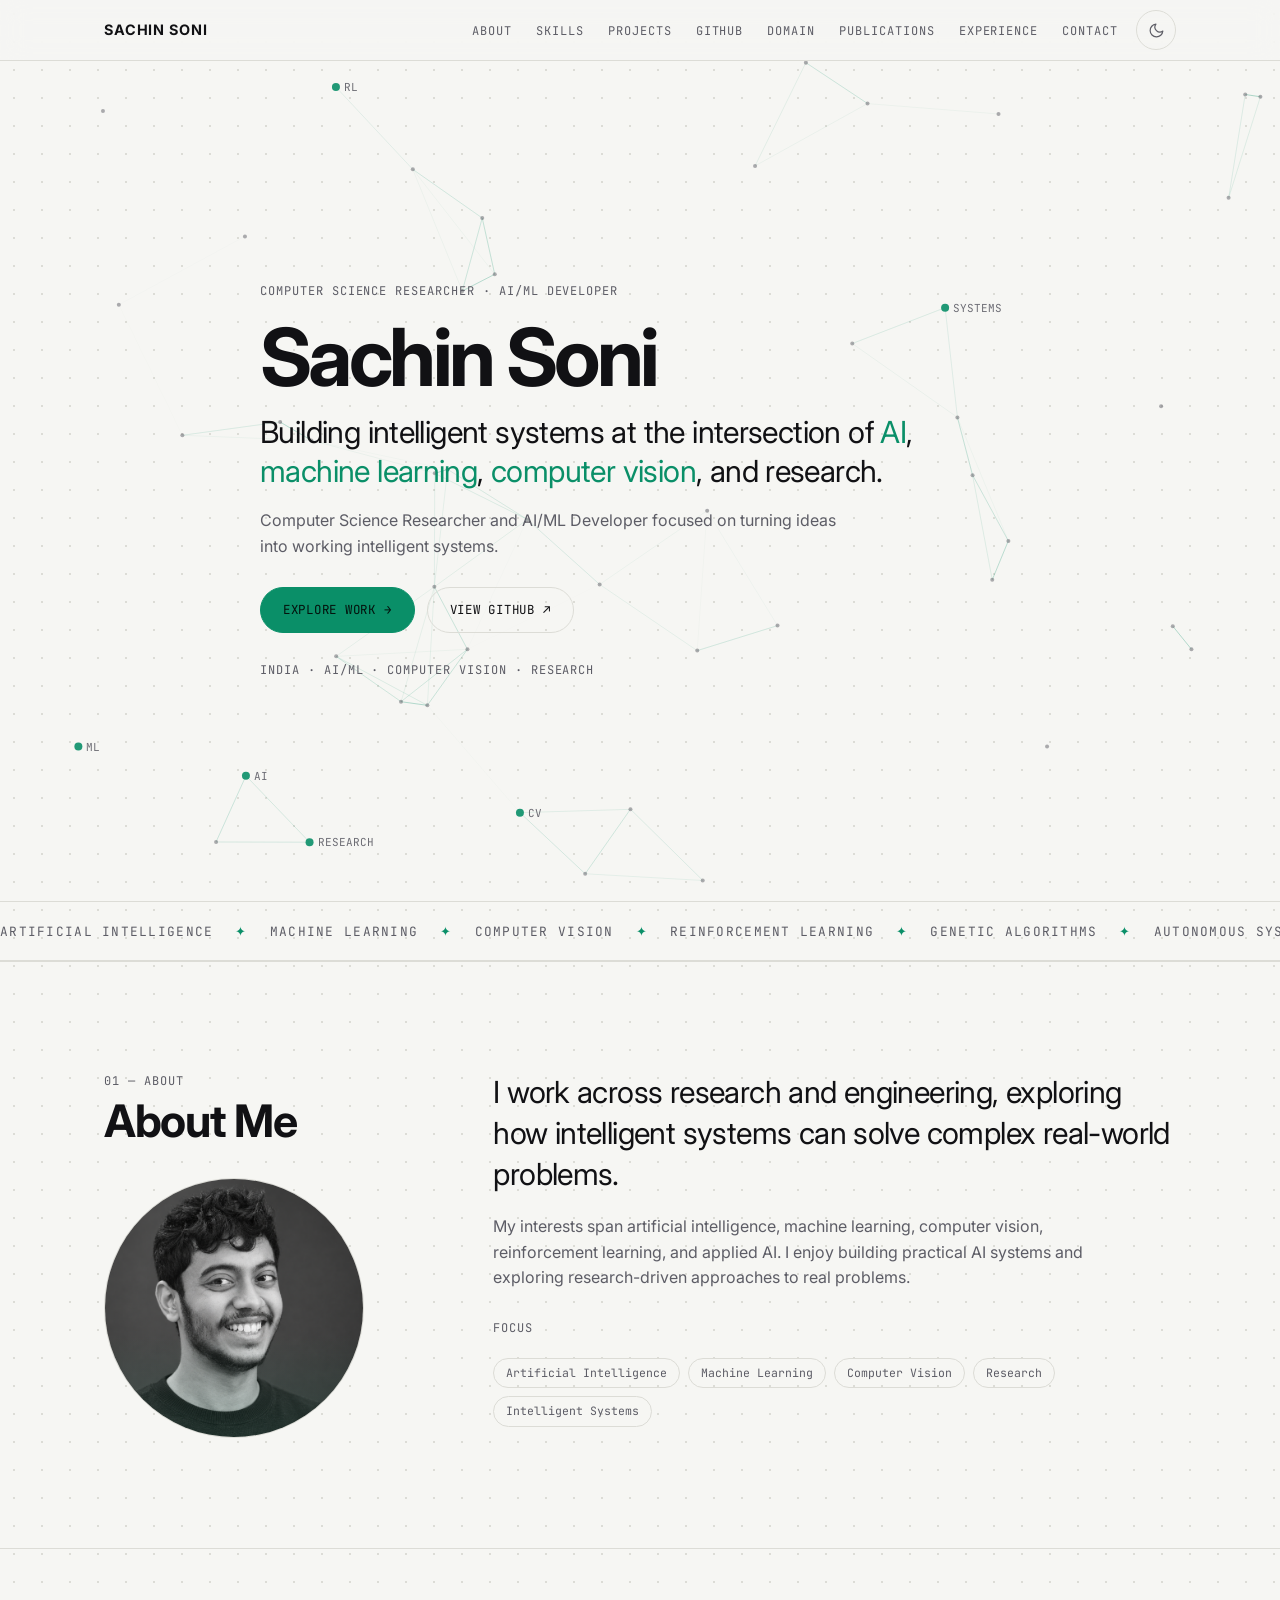
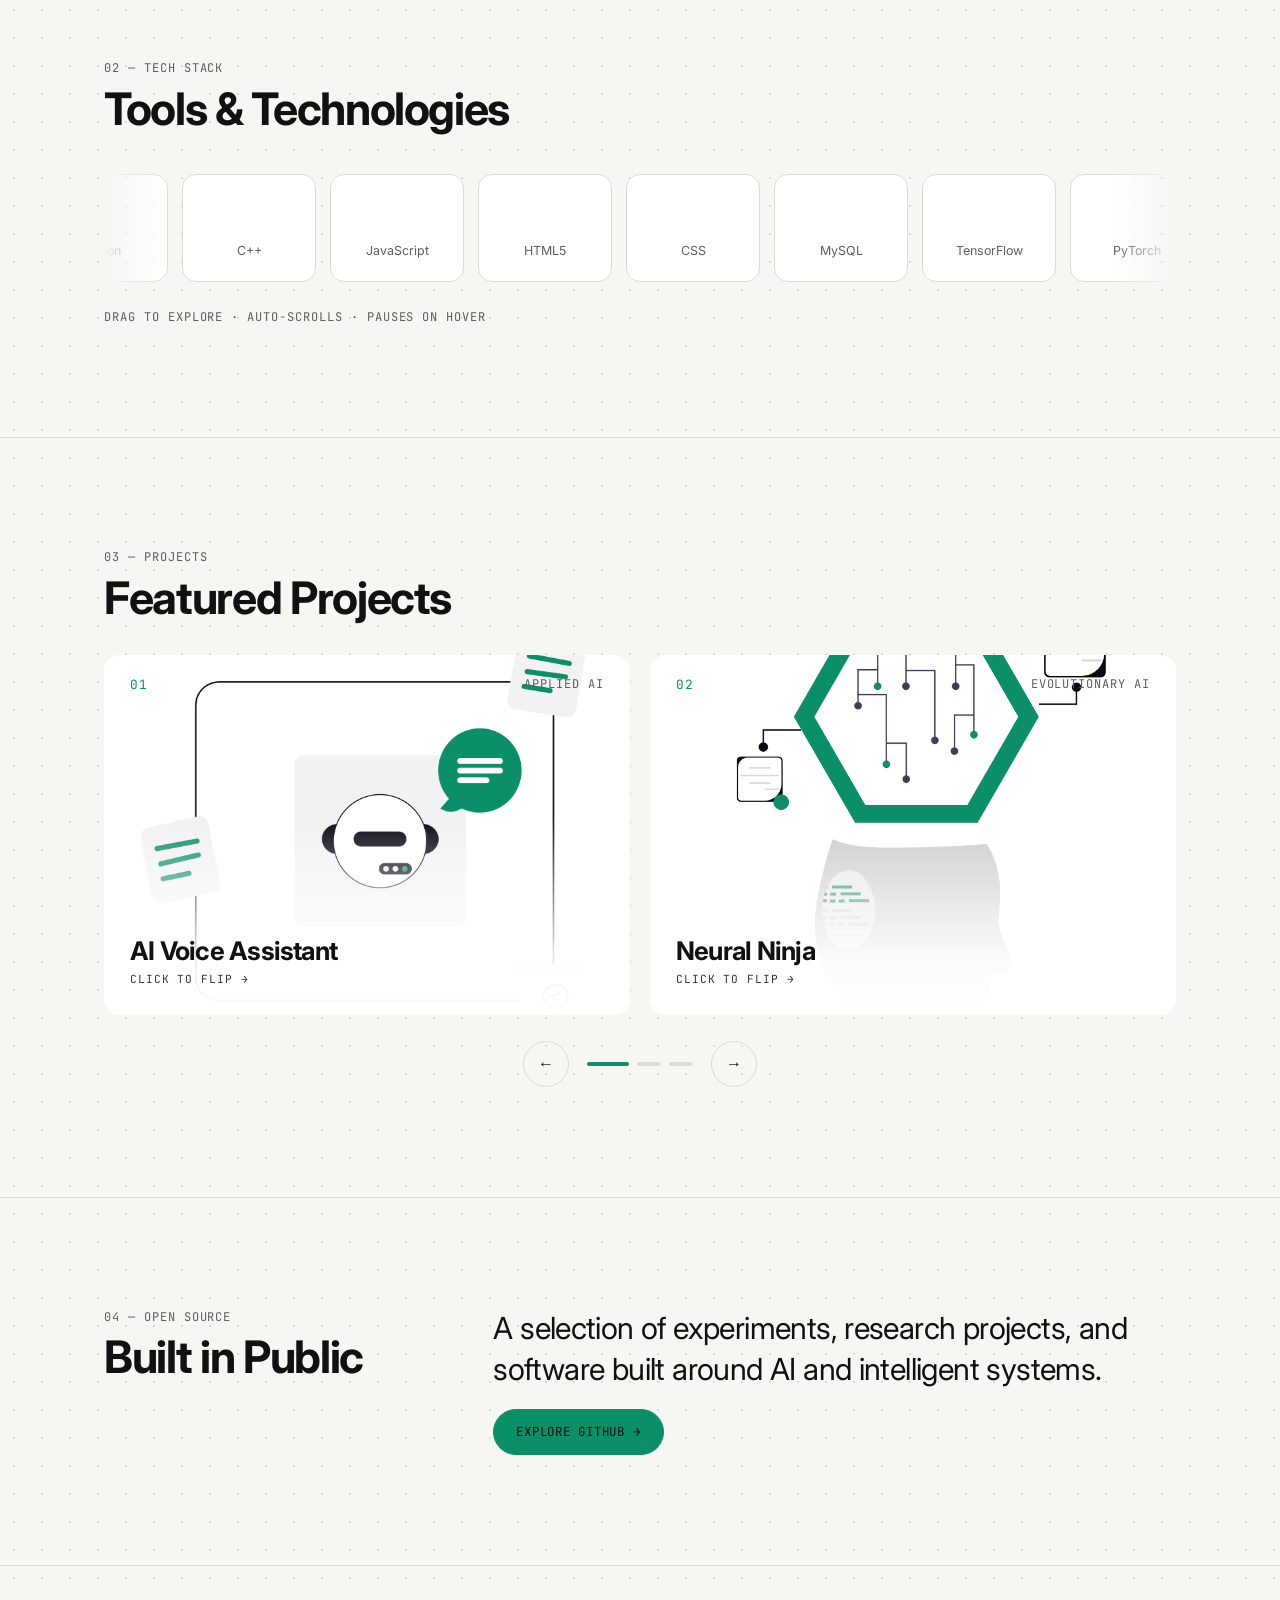
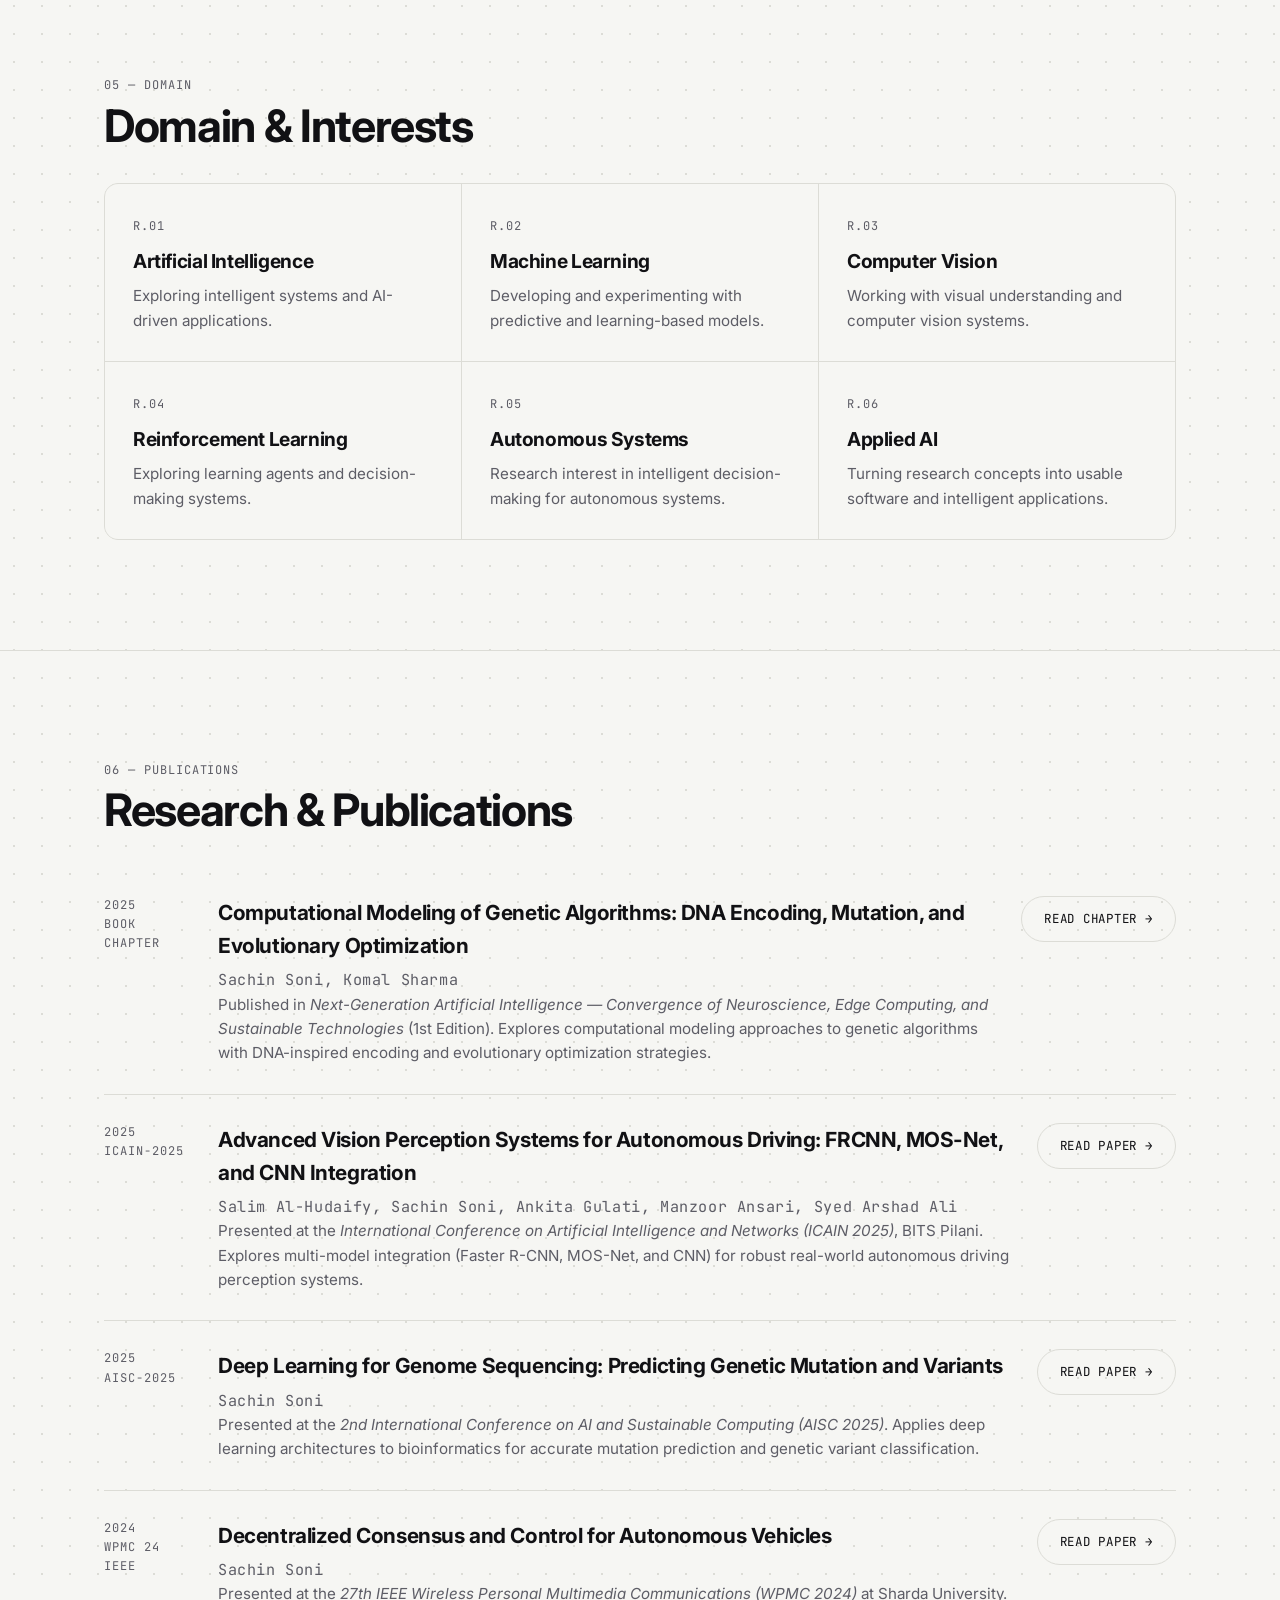
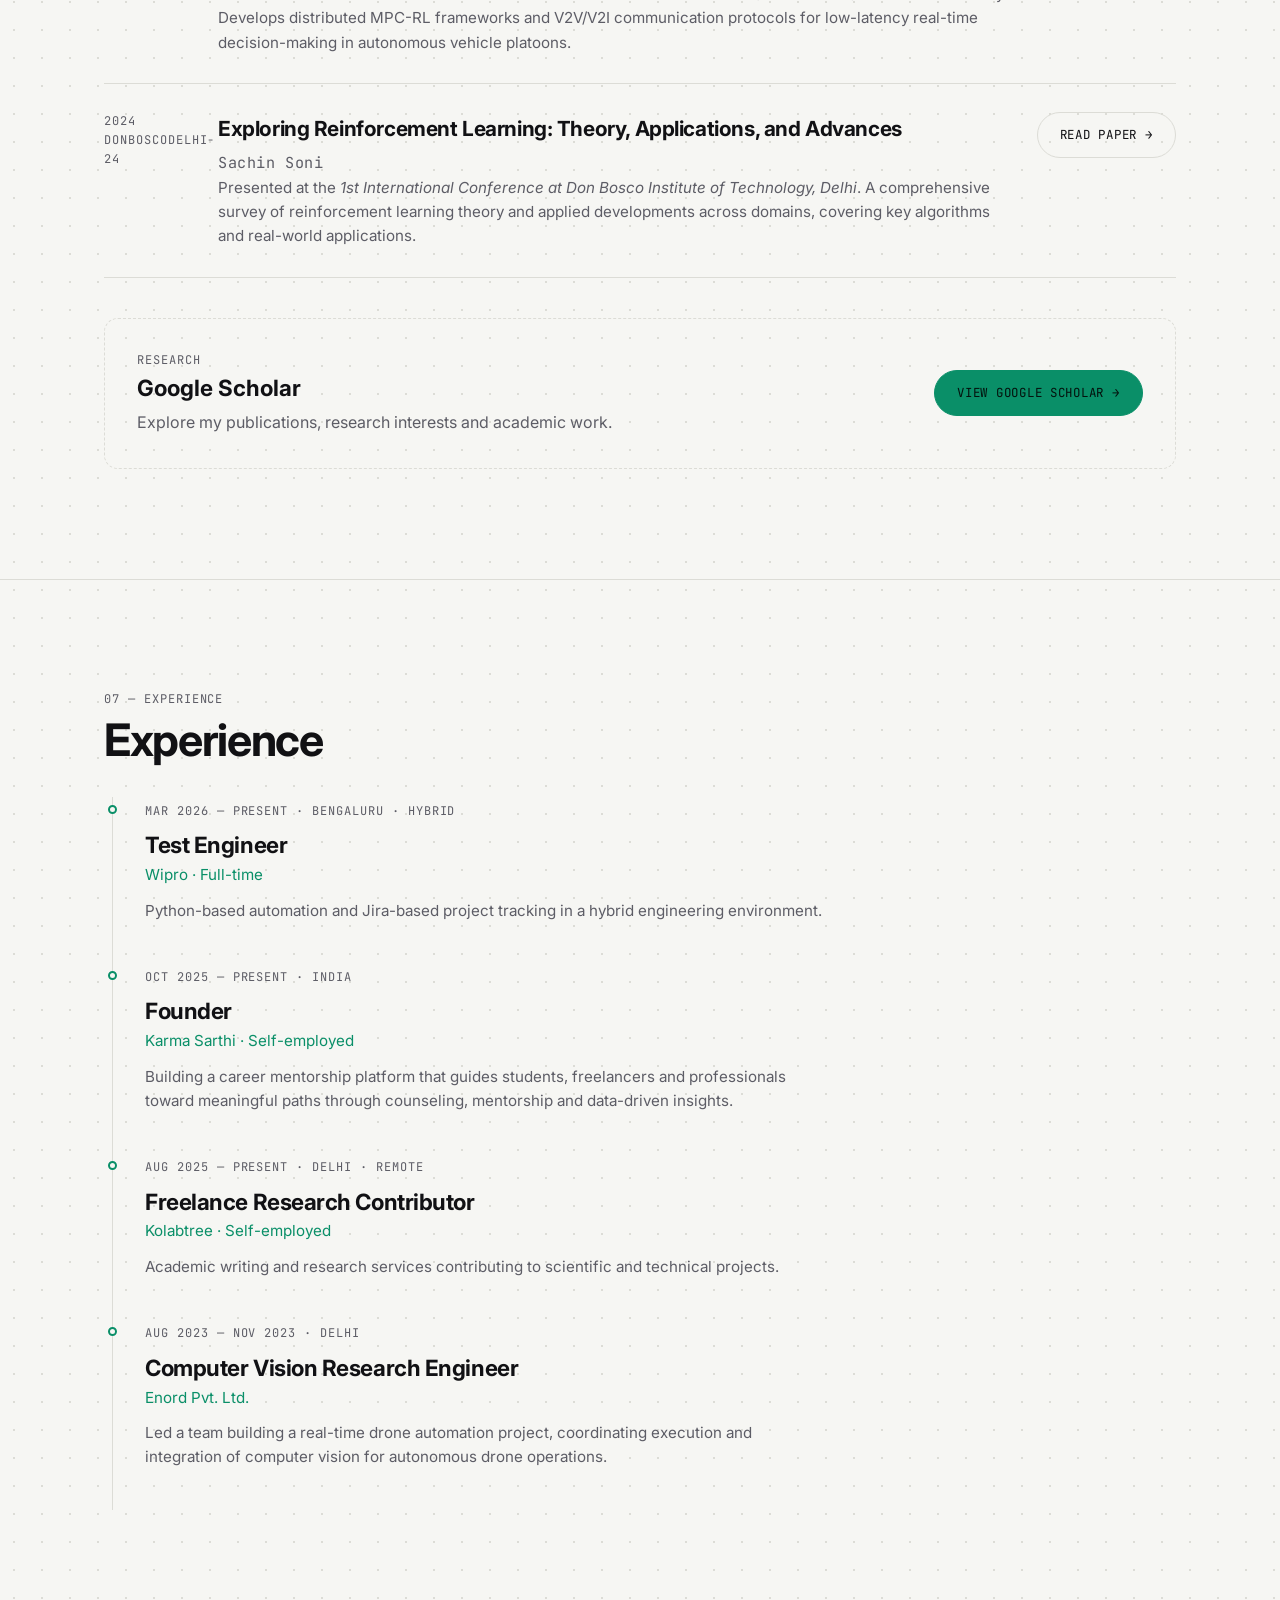
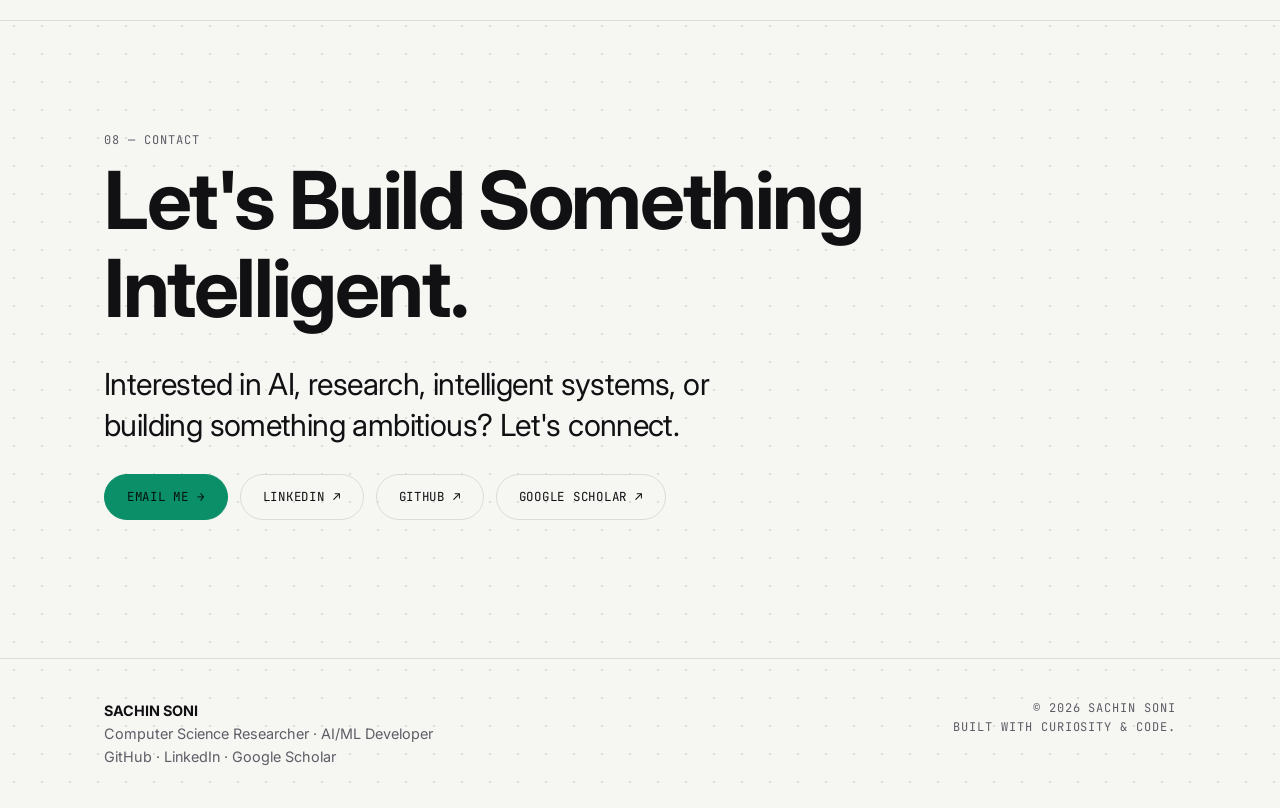
<file: index.html>
<!DOCTYPE html>
<html lang="en">
<head>
<meta charset="utf-8">
<meta name="viewport" content="width=device-width, initial-scale=1, viewport-fit=cover">
<title>Sachin Soni — Computer Science Researcher | AI/ML Developer</title>
<meta name="description" content="Sachin Soni is a Computer Science Researcher and AI/ML Developer working across artificial intelligence, machine learning, computer vision, and intelligent systems.">
<link rel="icon" type="image/png" href="assets/logo.png">
<link rel="apple-touch-icon" href="assets/logo.png">
<meta property="og:type" content="website">
<meta property="og:title" content="Sachin Soni — Computer Science Researcher | AI/ML Developer">
<meta property="og:description" content="Building intelligent systems at the intersection of AI, machine learning, computer vision, and research.">
<meta property="og:url" content="https://sachinsonii.github.io/Portfolio/">
<meta name="twitter:card" content="summary">
<script type="application/ld+json">{"@context":"https://schema.org","@type":"Person","name":"Sachin Soni","jobTitle":"Computer Science Researcher, AI/ML Developer","email":"mailto:sachinsonivbs@gmail.com","address":{"@type":"PostalAddress","addressCountry":"IN"},"sameAs":["https://github.com/sachinsonii","https://www.linkedin.com/in/sachinsonii/","https://scholar.google.com/citations?user=EtBnew4AAAAJ&hl=en"]}</script>
<link rel="preconnect" href="https://fonts.googleapis.com">
<link rel="preconnect" href="https://fonts.gstatic.com" crossorigin>
<link href="https://fonts.googleapis.com/css2?family=Inter:wght@400;500;600;700&family=JetBrains+Mono:wght@400;500&display=swap" rel="stylesheet">
<link rel="stylesheet" href="styles.css">
<script>
/* Theme init — must run before paint to avoid flash. Keep inline. */
(function(){
  try{
    var stored=localStorage.getItem('theme');
    var sys=matchMedia('(prefers-color-scheme:light)').matches?'light':'dark';
    document.documentElement.setAttribute('data-theme',
      (stored==='light'||stored==='dark')?stored:sys);
  }catch(e){
    document.documentElement.setAttribute('data-theme','dark');
  }
})();
</script>
</head>
<body>
<header><div class="wrap"><nav aria-label="Main">
<a class="logo" href="#top">SACHIN SONI</a>
<div class="nav-right">
  <ul id="menu">
    <li><a href="#about">About</a></li>
    <li><a href="#skills">Skills</a></li>
    <li><a href="#projects">Projects</a></li>
    <li><a href="#github">GitHub</a></li>
    <li><a href="#research">Domain</a></li>
    <li><a href="#publications">Publications</a></li>
    <li><a href="#experience">Experience</a></li>
    <li><a href="#contact">Contact</a></li>
  </ul>
  <button class="theme-toggle" type="button" aria-label="Toggle color theme" aria-pressed="false">
    <svg class="icon-sun" viewBox="0 0 24 24" aria-hidden="true">
      <circle cx="12" cy="12" r="4"/>
      <path d="M12 2v2M12 20v2M4.93 4.93l1.41 1.41M17.66 17.66l1.41 1.41M2 12h2M20 12h2M4.93 19.07l1.41-1.41M17.66 6.34l1.41-1.41"/>
    </svg>
    <svg class="icon-moon" viewBox="0 0 24 24" aria-hidden="true">
      <path d="M21 12.79A9 9 0 1 1 11.21 3 7 7 0 0 0 21 12.79z"/>
    </svg>
  </button>
  <button class="burger" aria-label="Toggle menu" aria-expanded="false" aria-controls="menu">☰</button>
</div>
</nav></div><div id="prog"></div></header>

<main id="top">
<section id="hero"><canvas id="net" aria-hidden="true"></canvas>
<div class="wrap hero-in">
<div class="mono">Computer Science Researcher · AI/ML Developer</div>
<h1>Sachin Soni</h1>
<p class="lead">Building intelligent systems at the intersection of <em>AI</em>, <em>machine learning</em>, <em>computer vision</em>, and research.</p>
<p class="sub">Computer Science Researcher and AI/ML Developer focused on turning ideas into working intelligent systems.</p>
<div class="btns"><a class="btn p" href="#projects">Explore Work <span>→</span></a><a class="btn" href="https://github.com/sachinsonii" target="_blank" rel="noopener noreferrer">View GitHub <span>↗</span></a></div>
<div class="mono">India · AI/ML · Computer Vision · Research</div>
</div></section>

<div class="mq" aria-hidden="true"><div><span>Artificial Intelligence</span><i>✦</i><span>Machine Learning</span><i>✦</i><span>Computer Vision</span><i>✦</i><span>Reinforcement Learning</span><i>✦</i><span>Genetic Algorithms</span><i>✦</i><span>Autonomous Systems</span><i>✦</i><span>Applied AI</span><i>✦</i><span>Artificial Intelligence</span><i>✦</i><span>Machine Learning</span><i>✦</i><span>Computer Vision</span><i>✦</i><span>Reinforcement Learning</span><i>✦</i><span>Genetic Algorithms</span><i>✦</i><span>Autonomous Systems</span><i>✦</i><span>Applied AI</span><i>✦</i></div></div>

<!-- 01 — ABOUT -->
<section id="about"><div class="wrap grid2">
<div><div class="mono">01 — About</div><h2>About Me</h2><figure class="photo reveal" role="img" aria-label="Photo of Sachin Soni"><img src="assets/image.png" alt="Sachin Soni" loading="lazy"></figure></div>
<div class="reveal">
<p class="big">I work across research and engineering, exploring how intelligent systems can solve complex real-world problems.</p>
<p class="sub">My interests span artificial intelligence, machine learning, computer vision, reinforcement learning, and applied AI. I enjoy building practical AI systems and exploring research-driven approaches to real problems.</p>
<div class="mono" style="margin-top:28px">Focus</div>
<div class="tags"><span class="tag">Artificial Intelligence</span><span class="tag">Machine Learning</span><span class="tag">Computer Vision</span><span class="tag">Research</span><span class="tag">Intelligent Systems</span></div>
</div></div></section>

<!-- 02 — TECH STACK -->
<section id="skills"><div class="wrap">
<div class="mono">02 — Tech Stack</div><h2>Tools &amp; Technologies</h2>
<div class="tslider reveal" id="tslider" role="region" aria-label="Tech stack slider — drag or scroll horizontally">
  <div class="ttrack" id="ttrack">
    <ul class="tlist">
      <li class="titem"><i style="--logo:url(https://cdn.simpleicons.org/python)" aria-hidden="true"></i><span>Python</span></li>
      <li class="titem"><i style="--logo:url(https://cdn.simpleicons.org/cplusplus)" aria-hidden="true"></i><span>C++</span></li>
      <li class="titem"><i style="--logo:url(https://cdn.simpleicons.org/javascript)" aria-hidden="true"></i><span>JavaScript</span></li>
      <li class="titem"><i style="--logo:url(https://cdn.simpleicons.org/html5)" aria-hidden="true"></i><span>HTML5</span></li>
      <li class="titem"><i style="--logo:url(https://cdn.simpleicons.org/css)" aria-hidden="true"></i><span>CSS</span></li>
      <li class="titem"><i style="--logo:url(https://cdn.simpleicons.org/mysql)" aria-hidden="true"></i><span>MySQL</span></li>
      <li class="titem"><i style="--logo:url(https://cdn.simpleicons.org/tensorflow)" aria-hidden="true"></i><span>TensorFlow</span></li>
      <li class="titem"><i style="--logo:url(https://cdn.simpleicons.org/pytorch)" aria-hidden="true"></i><span>PyTorch</span></li>
      <li class="titem"><i style="--logo:url(https://cdn.simpleicons.org/keras)" aria-hidden="true"></i><span>Keras</span></li>
      <li class="titem"><i style="--logo:url(https://cdn.simpleicons.org/scikitlearn)" aria-hidden="true"></i><span>Scikit-Learn</span></li>
      <li class="titem"><i style="--logo:url(https://cdn.simpleicons.org/opencv)" aria-hidden="true"></i><span>OpenCV</span></li>
      <li class="titem"><i style="--logo:url(https://cdn.simpleicons.org/numpy)" aria-hidden="true"></i><span>NumPy</span></li>
      <li class="titem"><i style="--logo:url(https://cdn.simpleicons.org/pandas)" aria-hidden="true"></i><span>Pandas</span></li>
      <li class="titem"><i style="--logo:url(https://cdn.simpleicons.org/jupyter)" aria-hidden="true"></i><span>Jupyter</span></li>
      <li class="titem"><i style="--logo:url(https://cdn.simpleicons.org/git)" aria-hidden="true"></i><span>Git</span></li>
      <li class="titem"><i style="--logo:url(https://cdn.simpleicons.org/github)" aria-hidden="true"></i><span>GitHub</span></li>
      <li class="titem"><i style="--logo:url(https://cdn.simpleicons.org/linux)" aria-hidden="true"></i><span>Linux</span></li>
      <li class="titem"><i style="--logo:url(https://cdn.simpleicons.org/googlecolab)" aria-hidden="true"></i><span>Google Colab</span></li>
      <li class="titem"><i style="--logo:url(https://cdn.simpleicons.org/kaggle)" aria-hidden="true"></i><span>Kaggle</span></li>
      <li class="titem"><i style="--logo:url(https://cdn.simpleicons.org/googlegemini)" aria-hidden="true"></i><span>Google Gemini</span></li>
      <li class="titem"><i style="--logo:url(https://cdn.simpleicons.org/jira)" aria-hidden="true"></i><span>Jira</span></li>
    </ul>
  </div>
</div>
<div class="mono tslider-hint">Drag to explore · auto-scrolls · pauses on hover</div>
</div></section>

<!-- 03 — PROJECTS -->
<section id="projects"><div class="wrap">
<div class="mono">03 — Projects</div><h2>Featured Projects</h2>
<div class="pslider reveal" id="pslider">
  <div class="pviewport">
    <div class="ptrack" id="ptrack">

      <div class="pcard">
        <div class="flip-inner">
          <button type="button" class="flip-face flip-front" aria-label="AI Voice Assistant — click to flip and see details">
            <div class="flip-bg" style="background-image:url('assets/P1.png')"></div>
            <span class="num">01</span><span class="mono cat">Applied AI</span>
            <h3>AI Voice Assistant</h3>
            <span class="mono flip-hint">Click to flip →</span>
          </button>
          <div class="flip-face flip-back">
            <span class="num">01 · Applied AI</span>
            <h3>AI Voice Assistant</h3>
            <p>An intelligent voice assistant combining speech recognition, text-to-speech, computer vision and Google Gemini AI, with memory and learning capabilities.</p>
            <div class="tags"><span class="tag">Python</span><span class="tag">Speech Recognition</span><span class="tag">Computer Vision</span><span class="tag">Google Gemini</span><span class="tag">TTS</span></div>
            <a class="go" href="https://github.com/sachinsonii/AI_Voice_Assistant" target="_blank" rel="noopener noreferrer">View on GitHub <b>→</b></a>
            <span class="mono flip-hint">Click anywhere to flip back ←</span>
          </div>
        </div>
      </div>

      <div class="pcard">
        <div class="flip-inner">
          <button type="button" class="flip-face flip-front" aria-label="Neural Ninja — click to flip and see details">
            <div class="flip-bg" style="background-image:url('assets/P2.png')"></div>
            <span class="num">02</span><span class="mono cat">Evolutionary AI</span>
            <h3>Neural Ninja</h3>
            <span class="mono flip-hint">Click to flip →</span>
          </button>
          <div class="flip-face flip-back">
            <span class="num">02 · Evolutionary AI</span>
            <h3>Neural Ninja</h3>
            <p>An AI-powered side-scrolling game where a ninja learns to survive using a genetic algorithm that evolves across generations.</p>
            <div class="tags"><span class="tag">Python</span><span class="tag">Genetic Algorithms</span><span class="tag">Game AI</span><span class="tag">Evolutionary Computing</span></div>
            <a class="go" href="https://github.com/sachinsonii/Neural_Ninja" target="_blank" rel="noopener noreferrer">View on GitHub <b>→</b></a>
            <span class="mono flip-hint">Click anywhere to flip back ←</span>
          </div>
        </div>
      </div>

      <div class="pcard">
        <div class="flip-inner">
          <button type="button" class="flip-face flip-front" aria-label="Energy Consumption Forecast Ensemble — click to flip and see details">
            <div class="flip-bg" style="background-image:url('assets/P3.png')"></div>
            <span class="num">03</span><span class="mono cat">Machine Learning</span>
            <h3>Energy Consumption Forecast Ensemble</h3>
            <span class="mono flip-hint">Click to flip →</span>
          </button>
          <div class="flip-face flip-back">
            <span class="num">03 · Machine Learning</span>
            <h3>Energy Consumption Forecast Ensemble</h3>
            <p>A hybrid forecasting system using XGBoost and LSTM models to predict household energy consumption from time-series data.</p>
            <div class="tags"><span class="tag">Python</span><span class="tag">XGBoost</span><span class="tag">LSTM</span><span class="tag">Time Series</span><span class="tag">Jupyter</span></div>
            <a class="go" href="https://github.com/sachinsonii/Energy_Consumption_Forecast_Ensemble" target="_blank" rel="noopener noreferrer">View on GitHub <b>→</b></a>
            <span class="mono flip-hint">Click anywhere to flip back ←</span>
          </div>
        </div>
      </div>

      <div class="pcard">
        <div class="flip-inner">
          <button type="button" class="flip-face flip-front" aria-label="Whisper-Link — click to flip and see details">
            <div class="flip-bg" style="background-image:url('assets/P4.png')"></div>
            <span class="num">04</span><span class="mono cat">Real-time Systems</span>
            <h3>Whisper-Link</h3>
            <span class="mono flip-hint">Click to flip →</span>
          </button>
          <div class="flip-face flip-back">
            <span class="num">04 · Real-time Systems</span>
            <h3>Whisper-Link</h3>
            <p>A peer-to-peer chat application with public and private rooms, built on WebRTC through PeerJS — direct browser-to-browser communication without a central server.</p>
            <div class="tags"><span class="tag">JavaScript</span><span class="tag">WebRTC</span><span class="tag">PeerJS</span><span class="tag">P2P</span></div>
            <a class="go" href="https://github.com/sachinsonii/Whisper-Link" target="_blank" rel="noopener noreferrer">View on GitHub <b>→</b></a>
            <span class="mono flip-hint">Click anywhere to flip back ←</span>
          </div>
        </div>
      </div>

      <div class="pcard">
        <div class="flip-inner">
          <button type="button" class="flip-face flip-front" aria-label="Image Dehazer — click to flip and see details">
            <div class="flip-bg" style="background-image:url('assets/P5.png')"></div>
            <span class="num">05</span><span class="mono cat">Deep Learning</span>
            <h3>Image Dehazer</h3>
            <span class="mono flip-hint">Click to flip →</span>
          </button>
          <div class="flip-face flip-back">
            <span class="num">05 · Deep Learning</span>
            <h3>Image Dehazer — Deep Learning</h3>
            <p>Custom image dehazing model using deep learning with transmission map estimation to enhance visibility in hazy images.</p>
            <div class="tags"><span class="tag">Python</span><span class="tag">Deep Learning</span><span class="tag">Image Processing</span><span class="tag">Computer Vision</span></div>
            <a class="go" href="https://github.com/sachinsonii" target="_blank" rel="noopener noreferrer">View on GitHub <b>→</b></a>
            <span class="mono flip-hint">Click anywhere to flip back ←</span>
          </div>
        </div>
      </div>

      <div class="pcard">
        <div class="flip-inner">
          <button type="button" class="flip-face flip-front" aria-label="Autonomous Vehicle Decision System — click to flip and see details">
            <div class="flip-bg" style="background-image:url('assets/P6.png')"></div>
            <span class="num">06</span><span class="mono cat">Research</span>
            <h3>Autonomous Vehicle Decision System</h3>
            <span class="mono flip-hint">Click to flip →</span>
          </button>
          <div class="flip-face flip-back">
            <span class="num">06 · Research</span>
            <h3>Autonomous Vehicle Decision System</h3>
            <p>Research-grade AI system using extended consensus algorithms, decentralized MPC-RL frameworks, and optimized V2V/V2I protocols for autonomous navigation.</p>
            <div class="tags"><span class="tag">Python</span><span class="tag">Reinforcement Learning</span><span class="tag">Autonomous Systems</span><span class="tag">MPC</span></div>
            <a class="go" href="https://github.com/sachinsonii" target="_blank" rel="noopener noreferrer">Research Project <b>→</b></a>
            <span class="mono flip-hint">Click anywhere to flip back ←</span>
          </div>
        </div>
      </div>

    </div>
  </div>
  <div class="pnav">
    <button class="parrow" type="button" data-dir="-1" aria-label="Previous projects">←</button>
    <div class="pdots" id="pdots" role="group" aria-label="Project slides"></div>
    <button class="parrow" type="button" data-dir="1" aria-label="Next projects">→</button>
  </div>
</div>
</div></section>

<!-- 04 — GITHUB -->
<section id="github"><div class="wrap grid2">
<div><div class="mono">04 — Open Source</div><h2>Built in Public</h2></div>
<div class="reveal"><p class="big">A selection of experiments, research projects, and software built around AI and intelligent systems.</p>
<a class="btn p" href="https://github.com/sachinsonii" target="_blank" rel="noopener noreferrer">Explore GitHub <span>→</span></a></div>
</div></section>

<!-- 05 — RESEARCH -->
<section id="research"><div class="wrap">
<div class="mono">05 — Domain</div><h2>Domain &amp; Interests</h2>
<div class="rg reveal">
<div><span class="mono">R.01</span><h3>Artificial Intelligence</h3><p>Exploring intelligent systems and AI-driven applications.</p></div>
<div><span class="mono">R.02</span><h3>Machine Learning</h3><p>Developing and experimenting with predictive and learning-based models.</p></div>
<div><span class="mono">R.03</span><h3>Computer Vision</h3><p>Working with visual understanding and computer vision systems.</p></div>
<div><span class="mono">R.04</span><h3>Reinforcement Learning</h3><p>Exploring learning agents and decision-making systems.</p></div>
<div><span class="mono">R.05</span><h3>Autonomous Systems</h3><p>Research interest in intelligent decision-making for autonomous systems.</p></div>
<div><span class="mono">R.06</span><h3>Applied AI</h3><p>Turning research concepts into usable software and intelligent applications.</p></div>
</div>
</div></section>

<!-- 06 — PUBLICATIONS -->
<section id="publications"><div class="wrap">
<div class="mono">06 — Publications</div><h2>Research &amp; Publications</h2>

<div class="reveal">

  <article class="pub">
    <span class="mono">2025<br>Book Chapter</span>
    <div>
      <h3>Computational Modeling of Genetic Algorithms: DNA Encoding, Mutation, and Evolutionary Optimization</h3>
      <p class="pub-authors">Sachin Soni, Komal Sharma</p>
      <p>Published in <em>Next-Generation Artificial Intelligence — Convergence of Neuroscience, Edge Computing, and Sustainable Technologies</em> (1st Edition). Explores computational modeling approaches to genetic algorithms with DNA-inspired encoding and evolutionary optimization strategies.</p>
    </div>
    <a class="btn" href="https://www.routledge.com/Next-Generation-Artificial-Intelligence-Convergence-of-Neuroscience-Edge-Computing-and-Sustainable-Technologies/Ansari-Ali-Alam/p/book/9781041165460" target="_blank" rel="noopener noreferrer">Read Chapter <span>→</span></a>
  </article>

  <article class="pub">
    <span class="mono">2025<br>ICAIN-2025</span>
    <div>
      <h3>Advanced Vision Perception Systems for Autonomous Driving: FRCNN, MOS-Net, and CNN Integration</h3>
      <p class="pub-authors">Salim Al-Hudaify, Sachin Soni, Ankita Gulati, Manzoor Ansari, Syed Arshad Ali</p>
      <p>Presented at the <em>International Conference on Artificial Intelligence and Networks (ICAIN 2025)</em>, BITS Pilani. Explores multi-model integration (Faster R-CNN, MOS-Net, and CNN) for robust real-world autonomous driving perception systems.</p>
    </div>
    <a class="btn" href="https://link.springer.com/conference/icain" target="_blank" rel="noopener noreferrer">Read Paper <span>→</span></a>
  </article>

  <article class="pub">
    <span class="mono">2025<br>AISC-2025</span>
    <div>
      <h3>Deep Learning for Genome Sequencing: Predicting Genetic Mutation and Variants</h3>
      <p class="pub-authors">Sachin Soni</p>
      <p>Presented at the <em>2nd International Conference on AI and Sustainable Computing (AISC 2025)</em>. Applies deep learning architectures to bioinformatics for accurate mutation prediction and genetic variant classification.</p>
    </div>
    <a class="btn" href="https://scholar.google.com/citations?user=EtBnew4AAAAJ&amp;hl=en" target="_blank" rel="noopener noreferrer">Read Paper <span>→</span></a>
  </article>

  <article class="pub">
    <span class="mono">2024<br>WPMC 24 IEEE</span>
    <div>
      <h3>Decentralized Consensus and Control for Autonomous Vehicles</h3>
      <p class="pub-authors">Sachin Soni</p>
      <p>Presented at the <em>27th IEEE Wireless Personal Multimedia Communications (WPMC 2024)</em> at Sharda University. Develops distributed MPC-RL frameworks and V2V/V2I communication protocols for low-latency real-time decision-making in autonomous vehicle platoons.</p>
    </div>
    <a class="btn" href="https://doi.org/10.36227/techrxiv.174888496.68919781/v1" target="_blank" rel="noopener noreferrer">Read Paper <span>→</span></a>
  </article>

  <article class="pub">
    <span class="mono">2024<br>DONBOSCODELHI-24</span>
    <div>
      <h3>Exploring Reinforcement Learning: Theory, Applications, and Advances</h3>
      <p class="pub-authors">Sachin Soni</p>
      <p>Presented at the <em>1st International Conference at Don Bosco Institute of Technology, Delhi</em>. A comprehensive survey of reinforcement learning theory and applied developments across domains, covering key algorithms and real-world applications.</p>
    </div>
    <a class="btn" href="https://scholar.google.com/citations?user=EtBnew4AAAAJ&amp;hl=en" target="_blank" rel="noopener noreferrer">Read Paper <span>→</span></a>
  </article>

</div>

<div class="scholar reveal">
  <div>
    <div class="mono">Research</div>
    <strong style="font-size:1.4rem">Google Scholar</strong>
    <p>Explore my publications, research interests and academic work.</p>
  </div>
  <a class="btn p" href="https://scholar.google.com/citations?user=EtBnew4AAAAJ&amp;hl=en" target="_blank" rel="noopener noreferrer">View Google Scholar <span>→</span></a>
</div>

</div></section>

<!-- 07 — EXPERIENCE -->
<section id="experience"><div class="wrap">
<div class="mono">07 — Experience</div><h2>Experience</h2>
<div class="tl reveal">
<div class="job"><span class="mono">Mar 2026 — Present · Bengaluru · Hybrid</span><h3>Test Engineer</h3><div class="co">Wipro · Full-time</div><p>Python-based automation and Jira-based project tracking in a hybrid engineering environment.</p></div>
<div class="job"><span class="mono">Oct 2025 — Present · India</span><h3>Founder</h3><div class="co">Karma Sarthi · Self-employed</div><p>Building a career mentorship platform that guides students, freelancers and professionals toward meaningful paths through counseling, mentorship and data-driven insights.</p></div>
<div class="job"><span class="mono">Aug 2025 — Present · Delhi · Remote</span><h3>Freelance Research Contributor</h3><div class="co">Kolabtree · Self-employed</div><p>Academic writing and research services contributing to scientific and technical projects.</p></div>
<div class="job"><span class="mono">Aug 2023 — Nov 2023 · Delhi</span><h3>Computer Vision Research Engineer</h3><div class="co">Enord Pvt. Ltd.</div><p>Led a team building a real-time drone automation project, coordinating execution and integration of computer vision for autonomous drone operations.</p></div>
</div></div></section>

<!-- 08 — CONTACT -->
<section id="contact"><div class="wrap">
<div class="mono">08 — Contact</div><h2>Let's Build Something Intelligent.</h2>
<p class="big reveal" style="max-width:640px">Interested in AI, research, intelligent systems, or building something ambitious? Let's connect.</p>
<div class="btns reveal">
<a class="btn p" href="mailto:sachinsonivbs@gmail.com">Email me <span>→</span></a>
<a class="btn" href="https://www.linkedin.com/in/sachinsonii/" target="_blank" rel="noopener noreferrer">LinkedIn <span>↗</span></a>
<a class="btn" href="https://github.com/sachinsonii" target="_blank" rel="noopener noreferrer">GitHub <span>↗</span></a>
<a class="btn" href="https://scholar.google.com/citations?user=EtBnew4AAAAJ&amp;hl=en" target="_blank" rel="noopener noreferrer">Google Scholar <span>↗</span></a>
</div></div></section>
</main>

<footer><div class="wrap">
<div><strong style="color:var(--fg)">SACHIN SONI</strong><br>Computer Science Researcher · AI/ML Developer<br>
<a href="https://github.com/sachinsonii" target="_blank" rel="noopener noreferrer">GitHub</a> · <a href="https://www.linkedin.com/in/sachinsonii/" target="_blank" rel="noopener noreferrer">LinkedIn</a> · <a href="https://scholar.google.com/citations?user=EtBnew4AAAAJ&amp;hl=en" target="_blank" rel="noopener noreferrer">Google Scholar</a></div>
<div class="mono" style="text-align:right">© 2026 Sachin Soni<br>Built with curiosity &amp; code.</div>
</div></footer>

<script src="script.js" defer></script>
</body>
</html>
</file>
<file: styles.css>
:root{
  color-scheme:dark;
  --bg:#0a0a0b;--fg:#ededea;--mut:#8b8b92;--line:#24242a;--acc:#7cf0c8;--card:#111114;
  --sans:'Inter',system-ui,-apple-system,'Segoe UI',sans-serif;
  --mono:'JetBrains Mono',ui-monospace,Menlo,Consolas,monospace;
  box-sizing:border-box;
  padding-top:env(safe-area-inset-top,0px);
  padding-bottom:env(safe-area-inset-bottom,0px);
}
@media (prefers-color-scheme:light){
  :root:not([data-theme="dark"]){
    color-scheme:light;
    --bg:#f6f6f3;--fg:#111114;--mut:#5d5d66;--line:#dcdcd6;--acc:#0a8f68;--card:#fff;
  }
}
:root[data-theme="light"]{
  color-scheme:light;
  --bg:#f6f6f3;--fg:#111114;--mut:#5d5d66;--line:#dcdcd6;--acc:#0a8f68;--card:#fff;
}

html{scroll-behavior:smooth;scroll-padding-top:calc(env(safe-area-inset-top,0px) + 70px)}
*,*::before,*::after{box-sizing:inherit}
body{
  margin:0;background:var(--bg);color:var(--fg);
  font-family:var(--sans);line-height:1.6;
  -webkit-font-smoothing:antialiased;overflow-x:hidden;
  background-image:radial-gradient(var(--line) 1px,transparent 1px);
  background-size:28px 28px;
  transition:background-color .35s ease,color .35s ease;
}
a{color:inherit;text-decoration:none}
:focus-visible{outline:2px solid var(--acc);outline-offset:3px;border-radius:4px}
.mono{font-family:var(--mono);font-size:.75rem;letter-spacing:.08em;text-transform:uppercase;color:var(--mut)}
.wrap{max-width:1120px;margin:0 auto;padding:0 24px}
section{padding:110px 0;border-top:1px solid var(--line)}
h2{font-size:clamp(1.8rem,4vw,2.8rem);letter-spacing:-.03em;margin:.4rem 0 2rem;line-height:1.1}

header{
  position:sticky;top:env(safe-area-inset-top,0px);z-index:50;
  backdrop-filter:blur(14px);
  background:color-mix(in srgb,var(--bg) 80%,transparent);
  border-bottom:1px solid var(--line);
}
nav{display:flex;align-items:center;justify-content:space-between;height:60px}
.logo{font-weight:700;letter-spacing:.06em;font-size:.9rem}
nav ul{display:flex;gap:24px;list-style:none;margin:0;padding:0}
nav ul a{
  font-family:var(--mono);font-size:.75rem;text-transform:uppercase;
  letter-spacing:.08em;color:var(--mut);transition:color .2s;
}
nav ul a:hover{color:var(--acc)}
.burger{
  display:none;background:none;border:1px solid var(--line);color:var(--fg);
  width:44px;height:44px;border-radius:8px;font-size:1.2rem;cursor:pointer;
}
.nav-right{display:flex;align-items:center;gap:18px}

.theme-toggle{
  width:40px;height:40px;border-radius:50%;border:1px solid var(--line);
  background:none;color:var(--mut);cursor:pointer;display:grid;place-items:center;
  padding:0;flex:0 0 auto;
  transition:color .25s,border-color .25s,transform .15s;
}
.theme-toggle:hover{color:var(--acc);border-color:var(--acc)}
.theme-toggle:active{transform:scale(.92)}
.theme-toggle svg{
  width:17px;height:17px;grid-area:1/1;
  fill:none;stroke:currentColor;stroke-width:1.7;
  stroke-linecap:round;stroke-linejoin:round;
  transition:opacity .3s ease,transform .35s cubic-bezier(.4,0,.2,1);
}
.theme-toggle .icon-sun{opacity:1;transform:rotate(0) scale(1)}
.theme-toggle .icon-moon{opacity:0;transform:rotate(90deg) scale(.55)}
:root[data-theme="light"] .theme-toggle .icon-sun{opacity:0;transform:rotate(-90deg) scale(.55)}
:root[data-theme="light"] .theme-toggle .icon-moon{opacity:1;transform:rotate(0) scale(1)}

@media(max-width:820px){
  .burger{display:block}
  nav ul{
    display:none;position:absolute;top:60px;left:0;right:0;
    flex-direction:column;gap:0;background:var(--bg);
    border-bottom:1px solid var(--line);
  }
  nav ul.open{display:flex}
  nav ul a{display:block;padding:16px 24px}
  .nav-right{gap:10px}
}

#hero{
  border:0;min-height:calc(100svh - 60px);
  display:flex;align-items:center;position:relative;padding:60px 0;
}
#net{position:absolute;inset:0;width:100%;height:100%;z-index:0}
#hero .wrap{position:relative;z-index:1}
h1{font-size:clamp(2.4rem,7vw,5rem);letter-spacing:-.045em;line-height:1;margin:1rem 0}
.lead{
  font-size:clamp(1.2rem,2.6vw,1.9rem);max-width:760px;
  letter-spacing:-.02em;line-height:1.3;margin:0 0 1rem;
}
.lead em{font-style:normal;color:var(--acc)}
.sub{color:var(--mut);max-width:600px}
.btns{display:flex;flex-wrap:wrap;gap:12px;margin:28px 0}
.btn{
  display:inline-flex;align-items:center;gap:8px;min-height:46px;
  padding:0 22px;border:1px solid var(--line);border-radius:999px;
  font-family:var(--mono);font-size:.78rem;letter-spacing:.06em;
  text-transform:uppercase;transition:.25s;
}
.btn span{transition:transform .25s}
.btn:hover span{transform:translateX(5px)}
.btn.p{background:var(--acc);color:#04120d;border-color:var(--acc)}
.btn:hover{border-color:var(--acc)}

.reveal{opacity:0;transform:translateY(24px);transition:opacity .8s,transform .8s}
.reveal.in{opacity:1;transform:none}
.hero-in>*{animation:up .9s both}
.hero-in>*:nth-child(2){animation-delay:.1s}
.hero-in>*:nth-child(3){animation-delay:.2s}
.hero-in>*:nth-child(4){animation-delay:.3s}
.hero-in>*:nth-child(5){animation-delay:.4s}
.hero-in>*:nth-child(6){animation-delay:.5s}
@keyframes up{from{opacity:0;transform:translateY(22px)}}

.grid2{display:grid;grid-template-columns:1fr 2fr;gap:48px}
@media(max-width:800px){
  .grid2{grid-template-columns:1fr;gap:24px}
  section{padding:80px 0}
}
.big{font-size:clamp(1.3rem,2.6vw,1.9rem);letter-spacing:-.02em;line-height:1.35;margin:0 0 1.2rem}
.tags{display:flex;flex-wrap:wrap;gap:8px;margin-top:20px}
.tag{
  font-family:var(--mono);font-size:.72rem;padding:5px 12px;
  border:1px solid var(--line);border-radius:999px;color:var(--mut);
}
.rg{
  display:grid;grid-template-columns:repeat(auto-fit,minmax(300px,1fr));
  gap:1px;background:var(--line);border:1px solid var(--line);
  border-radius:14px;overflow:hidden;
}
.rg div{background:var(--bg);padding:28px;transition:background .3s}
.rg div:hover{background:var(--card)}
.rg h3{margin:.5rem 0;font-size:1.2rem;letter-spacing:-.02em}
.rg p{margin:0;color:var(--mut);font-size:.95rem}

/* ---------- Tech stack horizontal slider ---------- */
.tslider{
  position:relative;overflow-x:auto;overflow-y:hidden;cursor:grab;
  scroll-behavior:auto;scrollbar-width:none;-ms-overflow-style:none;
  user-select:none;-webkit-user-select:none;
  -webkit-mask-image:linear-gradient(90deg,transparent,#000 6%,#000 94%,transparent);
  mask-image:linear-gradient(90deg,transparent,#000 6%,#000 94%,transparent);
}
.tslider::-webkit-scrollbar{display:none}
.tslider.drag{cursor:grabbing}
.ttrack{display:flex;width:max-content}
.tlist{display:flex;gap:14px;list-style:none;margin:0;padding:8px 0;flex:0 0 auto}
.titem{
  display:flex;flex-direction:column;align-items:center;justify-content:center;
  gap:12px;width:134px;padding:22px 10px;
  border:1px solid var(--line);border-radius:14px;background:var(--card);
  transition:transform .25s,border-color .25s,background .25s;
}
.titem:hover{transform:translateY(-4px);border-color:var(--acc)}
.titem i{
  display:block;width:34px;height:34px;background-size:contain;
  background-repeat:no-repeat;background-position:center;
  background-image:var(--logo);
}
.titem span{font-size:.78rem;color:var(--mut);text-align:center;line-height:1.25}
.titem:hover span{color:var(--fg)}
.tslider-hint{margin-top:18px;display:flex;gap:10px;align-items:center}

/* ---------- PROJECTS: click-flip cards ---------- */
.pslider{position:relative}
.pviewport{overflow:hidden;padding:10px 0;margin:-10px 0}
.ptrack{
  display:flex;gap:20px;
  transition:transform .65s cubic-bezier(.22,.61,.36,1);
  will-change:transform;
}
.pcard{
  flex:0 0 calc(50% - 10px);min-width:0;
  height:360px;perspective:1600px;position:relative;
}
@media(max-width:760px){
  .pcard{flex:0 0 100%;height:auto;perspective:none}
}

.flip-inner{
  position:relative;width:100%;height:100%;
  transform-style:preserve-3d;-webkit-transform-style:preserve-3d;
  transition:transform .85s cubic-bezier(.2,.7,.25,1);
}
.pcard.flipped .flip-inner{transform:rotateY(180deg)}

.flip-face{
  position:absolute;inset:0;background:var(--card);
  border:1px solid var(--line);border-radius:16px;overflow:hidden;
  backface-visibility:hidden;-webkit-backface-visibility:hidden;
  transition:border-color .3s,box-shadow .3s,background-color .35s ease;
}
.pcard.flipped .flip-face{border-color:color-mix(in srgb,var(--acc) 55%,var(--line))}

.flip-front{
  display:flex;flex-direction:column;justify-content:flex-end;
  padding:26px;color:var(--fg);cursor:pointer;text-align:left;
  width:100%;height:100%;font:inherit;background:var(--card);border:0;
}
.flip-front .flip-bg{
  position:absolute;inset:0;background-size:cover;background-position:center;
  opacity:1;z-index:0;
}
.flip-front::after{
  content:"";position:absolute;inset:0;z-index:1;pointer-events:none;
  background:linear-gradient(180deg,
    transparent 0%,
    transparent 45%,
    color-mix(in srgb,var(--card) 55%,transparent) 68%,
    color-mix(in srgb,var(--card) 90%,transparent) 84%,
    var(--card) 100%);
}
.flip-front>*{position:relative;z-index:2}
.flip-front .num{
  position:absolute;top:20px;left:26px;z-index:3;
  font-family:var(--mono);font-size:.8rem;color:var(--acc);letter-spacing:.08em;
}
.flip-front .cat{position:absolute;top:20px;right:26px;z-index:3}
.flip-front h3{font-size:clamp(1.2rem,2vw,1.6rem);letter-spacing:-.03em;line-height:1.15;margin:0 0 6px}
.flip-hint{
  display:inline-flex;align-items:center;gap:6px;
  color:var(--fg);opacity:.85;font-size:.7rem;
}

.flip-back{
  transform:rotateY(180deg);display:flex;flex-direction:column;
  padding:26px;color:var(--fg);
  background:linear-gradient(180deg,
    color-mix(in srgb,var(--card) 100%,transparent),
    color-mix(in srgb,var(--acc) 5%,var(--card)));
}
.flip-back .num{
  font-family:var(--mono);font-size:.72rem;color:var(--acc);
  letter-spacing:.08em;margin-bottom:8px;text-transform:uppercase;
}
.flip-back h3{font-size:clamp(1.05rem,1.7vw,1.4rem);letter-spacing:-.025em;line-height:1.2;margin:0 0 10px}
.flip-back p{color:var(--mut);margin:0 0 12px;font-size:.88rem;line-height:1.5}
.flip-back .tags{margin-top:auto;margin-bottom:12px}
.flip-back .go{
  display:inline-flex;align-items:center;gap:6px;align-self:flex-start;
  color:var(--acc);font-family:var(--mono);font-size:.78rem;
  letter-spacing:.06em;text-transform:uppercase;padding:6px 0;
}
.flip-back .go b{display:inline-block;transition:transform .3s}
.flip-back .go:hover b{transform:translateX(6px)}
.flip-back .flip-hint{margin-top:8px}

@media(hover:none),(max-width:760px){
  .flip-inner{transform:none!important;height:auto}
  .flip-face{
    position:relative;inset:auto;transform:none!important;
    backface-visibility:visible;-webkit-backface-visibility:visible;
  }
  .flip-front{min-height:200px;border-radius:16px 16px 0 0;padding:22px;cursor:default}
  .flip-back{transform:none;border-radius:0 0 16px 16px;border-top:0;padding:22px}
  .flip-hint{display:none}
  .pcard.flipped .flip-face,.pcard.flipped .flip-inner{transform:none}
}

.pnav{display:flex;align-items:center;justify-content:center;gap:18px;margin-top:26px}
.parrow{
  width:46px;height:46px;border-radius:50%;border:1px solid var(--line);
  background:none;color:var(--fg);cursor:pointer;font-size:1rem;
  display:grid;place-items:center;transition:.25s;line-height:1;
}
.parrow:hover{border-color:var(--acc);color:var(--acc)}
.pdots{display:flex;gap:8px;align-items:center}
.pdot{
  width:24px;height:4px;border-radius:999px;border:0;background:var(--line);
  cursor:pointer;padding:0;transition:.3s;
}
.pdot:hover{background:var(--mut)}
.pdot.on{background:var(--acc);width:42px}
@media(hover:none){.pdot{height:6px}}

.sg{display:grid;grid-template-columns:repeat(auto-fit,minmax(240px,1fr));gap:32px}
.sg h3{
  margin:0 0 12px;font-family:var(--mono);font-size:.78rem;
  letter-spacing:.08em;text-transform:uppercase;color:var(--acc);font-weight:500;
}
.sg ul{list-style:none;margin:0;padding:0}
.sg li{padding:9px 0;border-bottom:1px solid var(--line);font-size:.95rem}
.pub{
  display:grid;grid-template-columns:90px 1fr auto;gap:24px;
  align-items:start;padding:28px 0;border-bottom:1px solid var(--line);
}
.pub h3{margin:0 0 6px;font-size:1.3rem;letter-spacing:-.02em}
.pub p{margin:0;color:var(--mut);font-size:.95rem}
.pub-authors{
  font-family:var(--mono);font-size:.78rem;letter-spacing:.04em;
  color:var(--acc);margin:.3rem 0 .6rem;text-transform:none;
}
@media(max-width:700px){.pub{grid-template-columns:1fr;gap:10px}}

.scholar{
  margin-top:40px;padding:32px;border:1px dashed var(--line);
  border-radius:14px;display:flex;flex-wrap:wrap;gap:20px;
  justify-content:space-between;align-items:center;
}
.scholar p{margin:.3rem 0 0;color:var(--mut)}

#contact h2{font-size:clamp(2.4rem,7vw,5rem);max-width:900px}
.photo{
  margin:28px 0 0;width:100%;max-width:260px;aspect-ratio:1/1;
  border:1px solid var(--line);border-radius:50%;background:var(--card);
  display:grid;place-items:center;position:relative;overflow:hidden;
}
.photo::after{
  content:"";position:absolute;inset:0;
  background:linear-gradient(transparent 60%,color-mix(in srgb,var(--acc) 12%,transparent));
}
.photo img{width:100%;height:100%;object-fit:cover;display:block}
.photo span{font-size:3.5rem;font-weight:700;letter-spacing:-.04em;color:var(--acc)}

.tl{position:relative;margin-left:8px;border-left:1px solid var(--line)}
.job{position:relative;padding:0 0 40px 32px}
.job::before{
  content:"";position:absolute;left:-5px;top:8px;width:9px;height:9px;
  border-radius:50%;background:var(--bg);border:2px solid var(--acc);
}
.job h3{margin:.3rem 0 0;font-size:1.4rem;letter-spacing:-.02em}
.job .co{color:var(--acc);font-size:.95rem}
.job p{color:var(--mut);margin:.7rem 0 0;max-width:680px;font-size:.95rem}

#prog{
  position:absolute;left:0;bottom:-1px;height:2px;width:100%;
  background:var(--acc);transform:scaleX(0);transform-origin:0 50%;
}
#ring{
  position:fixed;left:0;top:0;
  width:20px;height:20px;
  margin:-10px 0 0 -10px;
  border:1px solid var(--acc);
  border-radius:9999px;
  pointer-events:none;z-index:99;opacity:0;
  transition:width .45s cubic-bezier(.2,.7,.25,1),
             height .45s cubic-bezier(.2,.7,.25,1),
             margin .45s cubic-bezier(.2,.7,.25,1),
             border-radius .45s cubic-bezier(.2,.7,.25,1),
             background .3s,
             opacity .3s;
}
#ring.big{
  background:color-mix(in srgb,var(--acc) 10%,transparent);
}
.mq{
  overflow:hidden;border-top:1px solid var(--line);
  border-bottom:1px solid var(--line);padding:16px 0;white-space:nowrap;
}
.mq div{
  display:inline-block;animation:mq 38s linear infinite;
  font-family:var(--mono);font-size:.8rem;letter-spacing:.1em;
  text-transform:uppercase;color:var(--mut);
}
.mq i{color:var(--acc);font-style:normal;margin:0 22px}
@keyframes mq{to{transform:translateX(-50%)}}

footer{border-top:1px solid var(--line);padding:40px 0;color:var(--mut);font-size:.9rem}
footer .wrap{display:flex;flex-wrap:wrap;justify-content:space-between;gap:20px}
footer a:hover{color:var(--acc)}

@media(prefers-reduced-motion:reduce){
  *,*::before,*::after{
    animation:none!important;transition:none!important;
    scroll-behavior:auto!important;
  }
  .reveal{opacity:1;transform:none}
}
</file>
